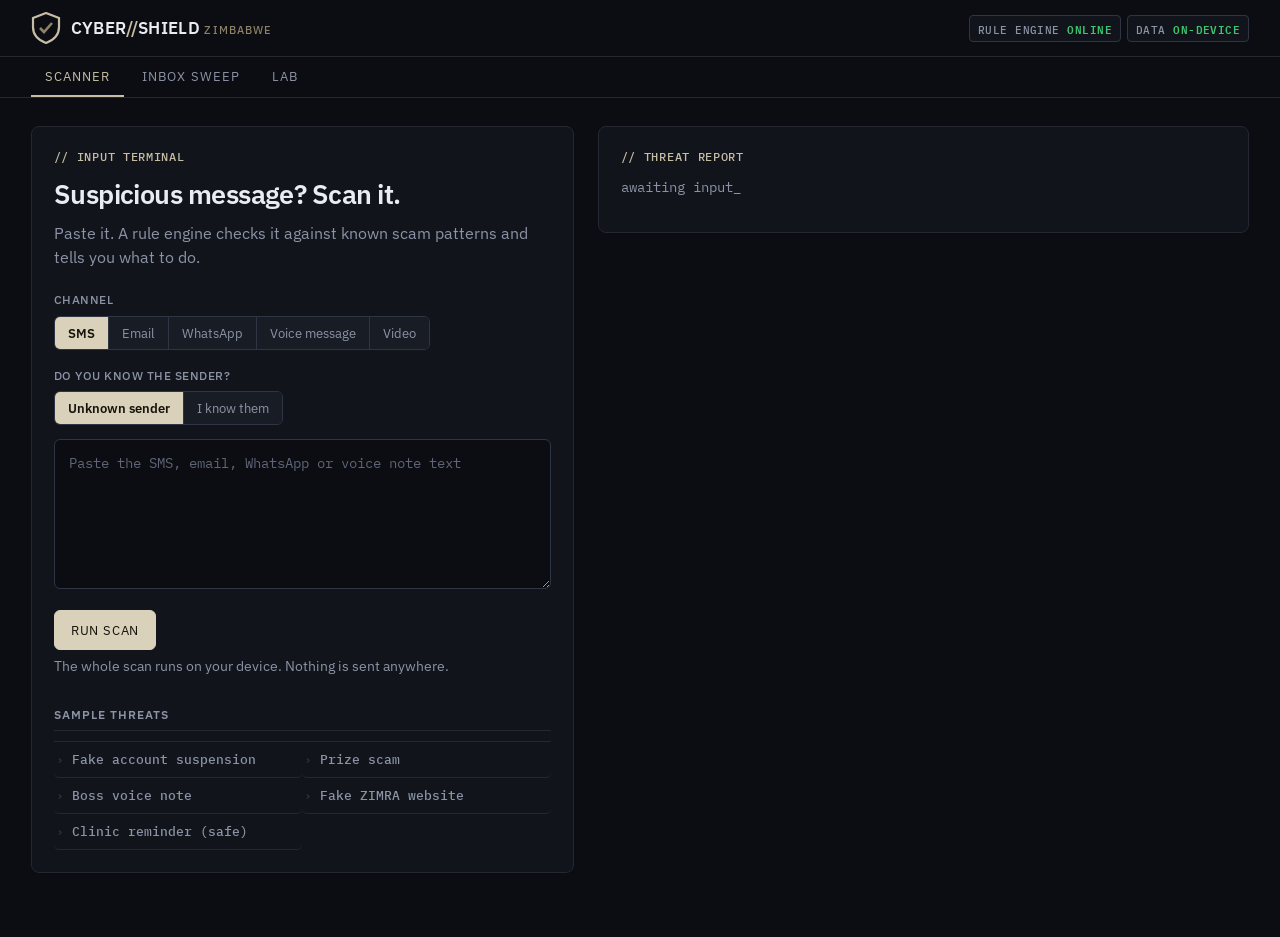
<file: index.html>
<!DOCTYPE html>
<html lang="en">
<head>
  <meta charset="utf-8">
  <meta name="viewport" content="width=device-width, initial-scale=1, viewport-fit=cover">
  <title>Cyber Shield Zimbabwe</title>
  <meta name="description" content="Paste a suspicious SMS, email, WhatsApp message or voice note and get a verdict, the evidence behind it, and an incident report. Works offline.">
  <meta name="theme-color" content="#0b0d12">
  <meta name="color-scheme" content="dark">
  <meta name="apple-mobile-web-app-capable" content="yes">
  <meta name="apple-mobile-web-app-title" content="Cyber Shield">
  <link rel="manifest" href="manifest.webmanifest">
  <link rel="icon" href="assets/icon-192.png" type="image/png">
  <link rel="apple-touch-icon" href="assets/apple-touch-icon.png">
  <link rel="stylesheet" href="https://fonts.googleapis.com/css2?family=IBM+Plex+Mono:wght@400;500;600&family=IBM+Plex+Sans:wght@400;500;600&display=swap">
  <link rel="stylesheet" href="css/styles.css">
</head>
<body>
  <div id="err"></div>

  <div class="hdr">
    <header class="top">
      <div class="brand">
        <svg width="30" height="32" viewBox="0 0 30 32" aria-hidden="true">
          <path d="M15 1 2 6v9c0 8 5 13 13 16 8-3 13-8 13-16V6z" fill="none" stroke="var(--acc-tx)" stroke-width="2.2"/>
          <path d="M9 16l4 4 8-9" stroke="var(--acc2)" stroke-width="2.6" fill="none"/>
        </svg>
        <span>CYBER<em>//</em>SHIELD <small>ZIMBABWE</small></span>
      </div>
      <div class="chips" id="chips">
        <span class="chip">Rule engine <b>online</b></span>
        <span class="chip">Data <b>on-device</b></span>
      </div>
    </header>

    <nav id="nav">
      <button data-v="check" aria-current="true">Scanner</button>
      <button data-v="inbox">Inbox sweep</button>
      <button data-v="proof">Lab</button>
    </nav>
  </div>

  <main>
    <!-- ------------------------------ scanner -->
    <section class="view" id="v-check">
      <div class="grid">
        <div class="panel">
          <p class="tag">// INPUT TERMINAL</p>
          <h1>Suspicious message? Scan it.</h1>
          <p class="lead">Paste it. A rule engine checks it against known scam patterns and tells you what to do.</p>

          <label>Channel</label>
          <div class="seg" id="chs"></div>

          <label>Do you know the sender?</label>
          <div class="seg" id="srs"></div>

          <textarea id="t" aria-label="Message to scan" placeholder="Paste the SMS, email, WhatsApp or voice note text"></textarea>

          <div class="actions">
            <button class="pri" id="go">RUN SCAN</button>
          </div>

          <p class="meta">The whole scan runs on your device. Nothing is sent anywhere.</p>

          <h3>Sample threats</h3>
          <div class="samples" id="ex"></div>
        </div>

        <div class="panel" id="out">
          <p class="tag">// THREAT REPORT</p>
          <p class="empty">awaiting input</p>
        </div>
      </div>
    </section>

    <!-- ------------------------------ inbox sweep -->
    <section class="view" id="v-inbox" hidden>
      <div class="panel">
        <p class="tag">// INBOX SWEEP</p>
        <h1>Sweep a whole inbox</h1>
        <p class="lead">For schools, clinics and small businesses. One message per line, riskiest first.</p>

        <textarea id="bulk" aria-label="Messages, one per line" placeholder="One message per line"></textarea>

        <div class="actions">
          <button class="pri" id="sweep">SWEEP</button>
          <button class="sec" id="bulkSample">LOAD SAMPLE INBOX</button>
        </div>

        <div id="tr"></div>
      </div>
    </section>

    <!-- ------------------------------ lab -->
    <section class="view" id="v-proof" hidden>
      <div class="lab-grid">
        <div class="panel lab-head">
          <p class="tag">// LAB</p>
          <h1>Prove it works</h1>
          <p class="lead">Four benches, all runnable on this machine, offline. Every figure below is produced by the same code path a live scan uses.</p>
          <ul class="lab-notes">
            <li>Benches <b>01</b> and <b>02</b> run themselves when you open this tab.</li>
            <li>Bench <b>03</b> attacks the engine with a corpus it was never tuned against.</li>
            <li>Bench <b>04</b> scores any CSV in the same column format.</li>
          </ul>
        </div>

        <section class="panel bench">
          <p class="bench-no">Bench 01</p>
          <h2>Disguised scams</h2>
          <p class="meta">Slang, numbers swapped for letters, fake lookalike websites. The engine has to normalise wording before it can match a rule.</p>
          <div class="actions">
            <button class="sec" id="stress">RUN TEST</button>
          </div>
          <div class="bench-out" id="so"></div>
        </section>

        <section class="panel bench">
          <p class="bench-no">Bench 02</p>
          <h2>Self-evaluation on the official set</h2>
          <p class="meta">All 100 rows released by NUST, scored locally through the same <span class="mono">analyse()</span> a live scan calls.</p>
          <div class="actions">
            <button class="sec" id="eval">RUN SELF-EVALUATION</button>
          </div>
          <div class="bench-out" id="eo"></div>
        </section>

        <section class="panel bench">
          <p class="bench-no">Bench 03</p>
          <h2>Red team: scams it was not tuned on</h2>
          <p class="meta">A corpus the engine was never tuned against: fresh angles on the same tactics, plus near-misses that a careless engine would flag. Any miss here is a real gap, not a bad label.</p>
          <div class="actions">
            <button class="pri" id="rt">LAUNCH RED TEAM</button>
          </div>
          <div class="bench-out" id="rto"></div>
        </section>

        <section class="panel bench bench-wide">
          <p class="bench-no">Bench 04</p>
          <h2>Your own dataset</h2>
          <p class="meta">CSV with content, channel, threat_label, risk_level. The file is read in the browser and never uploaded.</p>
          <input type="file" id="f" accept=".csv">
          <div class="bench-out" id="bo"></div>
        </section>
      </div>
    </section>
  </main>

  <script src="js/engine.js"></script>
  <script src="js/dataset.js"></script>
  <script src="js/app.js"></script>
</body>
</html>
</file>
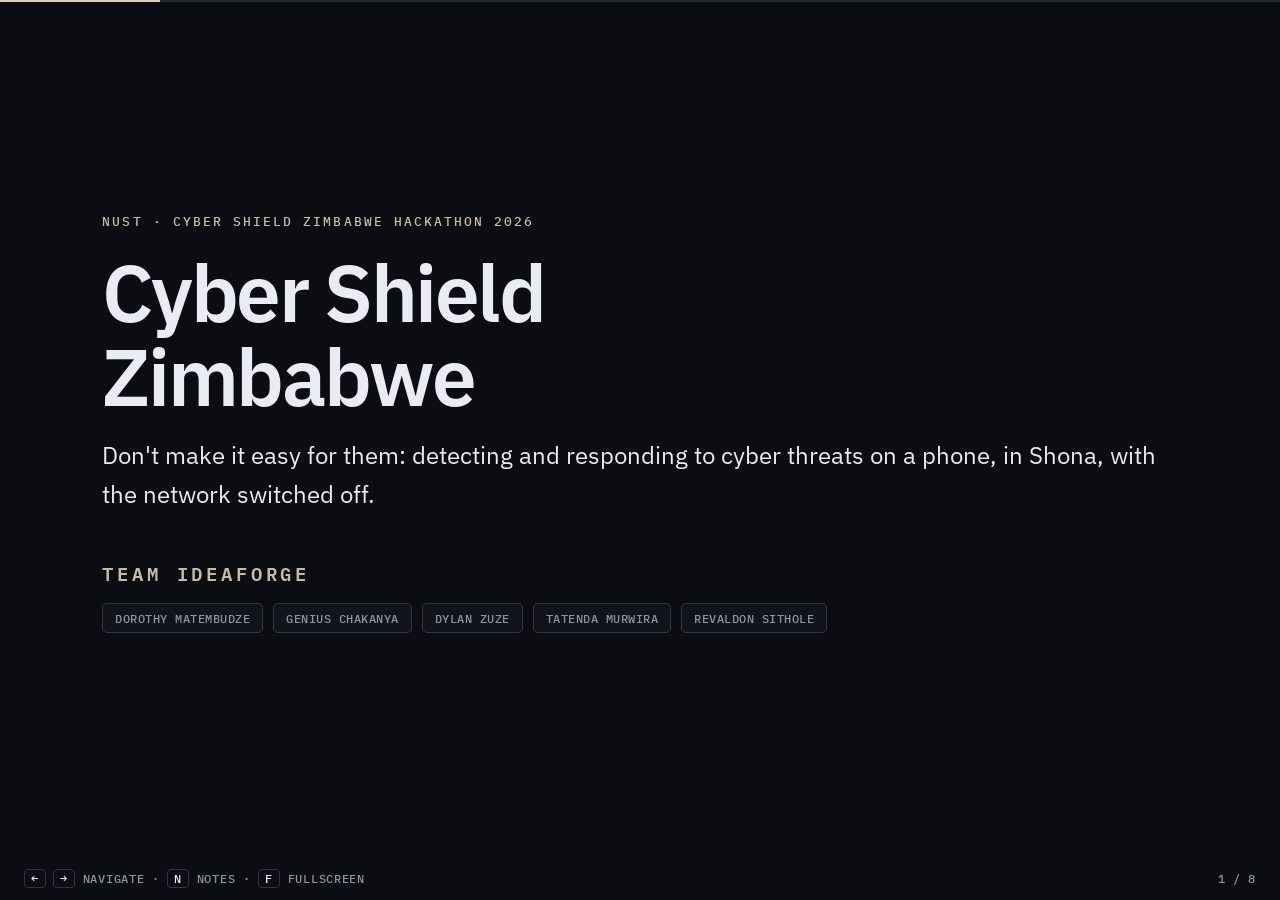
<file: slides.html>
<!DOCTYPE html>
<html lang="en">
<head>
<meta charset="utf-8">
<meta name="viewport" content="width=device-width, initial-scale=1">
<title>Cyber Shield Zimbabwe — presentation</title>
<meta name="theme-color" content="#0b0d12">
<link rel="icon" href="assets/icon-192.png" type="image/png">
<link rel="stylesheet" href="https://fonts.googleapis.com/css2?family=IBM+Plex+Mono:wght@400;500;600&family=IBM+Plex+Sans:wght@400;500;600&display=swap">
<style>
:root {
  --bg: #0b0d12;
  --pan: #11141b;
  --pan2: #181c25;
  --line: #232833;
  --line2: #2f3543;
  --ink: #e9ecf2;
  --mut: #8b93a5;
  --acc: #d9d1ba;
  --acc-hi: #eae3cf;
  --on-acc: #16130c;
  --acc-tx: #c6bda4;
  --acc2: #8d8168;
  --yl: #d9a92c;
  --rd: #f2636f;
  --gn: #3ec46e;
  --sans: 'IBM Plex Sans', system-ui, -apple-system, 'Segoe UI', sans-serif;
  --mono: 'IBM Plex Mono', ui-monospace, Menlo, monospace;
  box-sizing: border-box;
}

* { box-sizing: border-box; }

html, body {
  height: 100%;
  margin: 0;
  background: var(--bg);
  color: var(--ink);
  font-family: var(--sans);
  -webkit-font-smoothing: antialiased;
  overflow: hidden;
}

/* --------------------------------- deck chrome */
.bar {
  position: fixed;
  inset: 0 0 auto 0;
  height: 2px;
  background: var(--line);
  z-index: 5;
}

.bar i {
  display: block;
  height: 100%;
  width: 0;
  background: var(--acc);
  transition: width .25s ease;
}

.hud {
  position: fixed;
  inset: auto 0 0 0;
  display: flex;
  justify-content: space-between;
  align-items: center;
  gap: 16px;
  padding: 14px 24px;
  font: 500 .72rem var(--mono);
  letter-spacing: .06em;
  text-transform: uppercase;
  color: var(--mut);
  z-index: 5;
}

.hud kbd {
  font: inherit;
  border: 1px solid var(--line2);
  border-radius: 4px;
  padding: 1px 6px;
  color: var(--ink);
}

/* --------------------------------- slides */
.deck { height: 100%; }

.slide {
  position: absolute;
  inset: 0;
  display: none;
  flex-direction: column;
  justify-content: center;
  padding: 6vh 8vw 12vh;
}

.slide.on { display: flex; }

.eyebrow {
  font: 500 .8rem var(--mono);
  letter-spacing: .16em;
  text-transform: uppercase;
  color: var(--acc-tx);
  margin: 0 0 20px;
}

h1 {
  font-size: clamp(2.4rem, 6.5vw, 5rem);
  line-height: 1.05;
  letter-spacing: -.03em;
  font-weight: 600;
  margin: 0 0 18px;
}

h2 {
  font-size: clamp(1.7rem, 3.6vw, 2.8rem);
  line-height: 1.15;
  letter-spacing: -.02em;
  font-weight: 600;
  margin: 0 0 22px;
}

p {
  font-size: clamp(1rem, 1.6vw, 1.3rem);
  line-height: 1.6;
  color: var(--mut);
  max-width: 46em;
  margin: 0 0 16px;
}

p strong, li strong { color: var(--ink); font-weight: 600; }

ul {
  margin: 0;
  padding: 0;
  list-style: none;
  max-width: 46em;
}

li {
  position: relative;
  padding: 9px 0 9px 26px;
  font-size: clamp(.95rem, 1.45vw, 1.15rem);
  line-height: 1.55;
  color: var(--mut);
  border-bottom: 1px solid var(--line);
}

li::before {
  content: '';
  position: absolute;
  left: 4px;
  top: 20px;
  width: 7px;
  height: 7px;
  border-radius: 2px;
  background: var(--acc2);
}

.lede { font-size: clamp(1.05rem, 1.9vw, 1.5rem); color: var(--ink); }

.foot {
  margin-top: 26px;
  font: 500 .8rem var(--mono);
  letter-spacing: .06em;
  text-transform: uppercase;
  color: var(--mut);
}

.teamname {
  font: 600 clamp(.95rem, 1.5vw, 1.2rem) var(--mono);
  letter-spacing: .2em;
  text-transform: uppercase;
  color: var(--acc-tx);
  margin: 30px 0 0;
}

.team {
  display: flex;
  gap: 10px;
  flex-wrap: wrap;
  margin-top: 14px;
}

.team span {
  font: 500 .78rem var(--mono);
  letter-spacing: .04em;
  text-transform: uppercase;
  border: 1px solid var(--line2);
  border-radius: 5px;
  padding: 6px 12px;
  color: var(--mut);
  background: var(--pan);
}

/* --------------------------------- figures */
.nums {
  display: grid;
  grid-template-columns: repeat(auto-fit, minmax(190px, 1fr));
  gap: 18px;
  margin-top: 8px;
}

.num {
  border: 1px solid var(--line);
  border-radius: 10px;
  background: var(--pan);
  padding: 22px;
}

.num b {
  display: block;
  font: 600 clamp(1.9rem, 4vw, 3rem) var(--sans);
  letter-spacing: -.03em;
  color: var(--acc-tx);
  line-height: 1;
  margin-bottom: 10px;
}

.num span {
  font-size: .9rem;
  color: var(--mut);
  line-height: 1.45;
  display: block;
}

.num.good b { color: var(--gn); }
.num.warn b { color: var(--yl); }

table {
  border-collapse: collapse;
  width: 100%;
  max-width: 1000px;
  font-size: clamp(.85rem, 1.15vw, 1rem);
  margin-top: 6px;
}

td, th {
  text-align: left;
  padding: 11px 14px;
  border-bottom: 1px solid var(--line);
}

th {
  font: 500 .74rem var(--mono);
  letter-spacing: .08em;
  text-transform: uppercase;
  color: var(--mut);
}

td.ok { color: var(--gn); font-weight: 600; }
td.part { color: var(--yl); font-weight: 600; }

.cols {
  display: grid;
  grid-template-columns: repeat(auto-fit, minmax(240px, 1fr));
  gap: 20px;
  max-width: 1100px;
}

.card {
  border: 1px solid var(--line);
  border-radius: 10px;
  background: var(--pan);
  padding: 20px;
}

.card h3 {
  font: 500 .76rem var(--mono);
  letter-spacing: .1em;
  text-transform: uppercase;
  color: var(--acc2);
  margin: 0 0 12px;
}

.card p { font-size: .95rem; margin: 0; }

.shot {
  border: 1px solid var(--line2);
  border-radius: 8px;
  background: var(--bg);
  padding: 16px 18px;
  font: 500 .85rem/1.7 var(--mono);
  color: var(--mut);
  margin-top: 6px;
}

.shot em { color: var(--acc-tx); font-style: normal; }
.shot i { color: var(--acc2); font-style: normal; }

/* --------------------------------- speaker notes */
.notes {
  display: none;
  position: fixed;
  inset: auto 0 0 0;
  max-height: 42vh;
  overflow: auto;
  padding: 22px 24px 26px;
  background: var(--pan2);
  border-top: 1px solid var(--line2);
  font-size: .95rem;
  line-height: 1.6;
  color: var(--mut);
  z-index: 6;
}

body.notes .notes { display: block; }
body.notes .hud { display: none; }
body.notes .slide { padding-bottom: 46vh; }

.notes h4 {
  font: 500 .72rem var(--mono);
  letter-spacing: .12em;
  text-transform: uppercase;
  color: var(--acc-tx);
  margin: 0 0 10px;
}

.notes p { font-size: .95rem; margin: 0 0 8px; }

@media print {
  html, body { overflow: visible; height: auto; background: #fff; color: #000; }
  .bar, .hud, .notes { display: none !important; }
  .deck { height: auto; }
  .slide {
    position: static;
    display: flex !important;
    page-break-after: always;
    min-height: 100vh;
    padding: 6vh 8vw;
  }
  p, li, .card p, td { color: #222; }
  h1, h2, li strong { color: #000; }
  .num, .card, .shot, table { border-color: #ccc; background: #fff; }
}
</style>
</head>
<body>

<div class="bar"><i id="bar"></i></div>

<main class="deck">

  <!-- 1 -->
  <section class="slide on">
    <p class="eyebrow">NUST · Cyber Shield Zimbabwe Hackathon 2026</p>
    <h1>Cyber&nbsp;Shield<br>Zimbabwe</h1>
    <p class="lede">Don't make it easy for them: detecting and responding to cyber threats
      on a phone, in Shona, with the network switched off.</p>
    <p class="teamname">Team IdeaForge</p>
    <div class="team">
      <span>Dorothy Matembudze</span>
      <span>Genius Chakanya</span>
      <span>Dylan Zuze</span>
      <span>Tatenda Murwira</span>
      <span>Revaldon Sithole</span>
    </div>
  </section>

  <!-- 2 -->
  <section class="slide">
    <p class="eyebrow">The problem</p>
    <h2>The scam is not in English</h2>
    <ul>
      <li>It arrives as a <strong>voice note from the boss</strong> asking for money urgently, or a
        <strong>WhatsApp message in Shona slang</strong>.</li>
      <li>The usual phishing filters are written for Western email, need a <strong>subscription</strong>,
        and need the <strong>cloud</strong> — the one thing a parent will not have when it matters.</li>
      <li>The cost of a wrong answer is not an inconvenience. It is someone's EcoCash balance.</li>
      <li>The question is not <em>"is this phishing"</em>. It is <strong>"what do I do in the next
        five minutes"</strong>.</li>
    </ul>
    <p class="foot">Target: the ordinary citizen. Also schools, clinics and small businesses.</p>
  </section>

  <!-- 3 -->
  <section class="slide">
    <p class="eyebrow">How it works</p>
    <h2>A verdict you can argue with</h2>
    <div class="cols">
      <div class="card">
        <h3>01 · Read</h3>
        <p>Normalise Unicode, strip zero-width characters, expand chat shorthand
          (<em>ur</em> → your), undo leetspeak (<em>p1n</em> → pin, <em>acc0unt</em> → account).</p>
      </div>
      <div class="card">
        <h3>02 · Weigh</h3>
        <p>28 weighted patterns score five threat classes, so the class with the most
          <strong>independent evidence</strong> wins — not whichever rule fired first.</p>
      </div>
      <div class="card">
        <h3>03 · Resolve</h3>
        <p>Every URL is checked against 11 real Zimbabwean domains for impersonation,
          misspelling and lookalike subdomains.</p>
      </div>
      <div class="card">
        <h3>04 · Explain</h3>
        <p>Signals sum to a risk score out of 10, and each one reports the exact words that
          triggered it — highlighted in the original message.</p>
      </div>
    </div>
    <p class="foot">Deterministic. Inspectable. No model to download, no black box to trust.</p>
  </section>

  <!-- 4 -->
  <section class="slide">
    <p class="eyebrow">Innovation 01</p>
    <h2>The scan ends at a report, not a verdict</h2>
    <div class="cols">
      <div class="card">
        <h3>Reference</h3>
        <p><em>CS-ZW-1WMAXAO</em> — a content fingerprint, so the same message always
          produces the same reference and the case can be shown twice without changing.</p>
      </div>
      <div class="card">
        <h3>Checklist</h3>
        <p>Not "be careful". Concrete steps per threat: call the number inside your own app,
          lock your mobile money if an OTP leaked.</p>
      </div>
      <div class="card">
        <h3>Export</h3>
        <p>Plain text for the bank, JSON as an evidence bundle, Web Share with a WhatsApp
          hand-off. Generated in the browser — <strong>no server</strong>.</p>
      </div>
    </div>
    <div class="shot">
      CYBER INCIDENT REPORT<br>
      Reference: <em>CS-ZW-1WMAXAO</em><br>
      Threat: Dangerous link or file · Risk: High · Score: 9.0 / 10<br>
      Signals detected:<br>
      &nbsp;&nbsp;1. Contains a web link<br>
      &nbsp;&nbsp;2. Asks you to log in<br>
      &nbsp;&nbsp;3. Pretends to be zimra but the real site is zimra.co.zw<br>
      Recommended action:<br>
      &nbsp;&nbsp;Do not open the link or file. Delete it and warn others.
    </div>
  </section>

  <!-- 5 -->
  <section class="slide">
    <p class="eyebrow">Innovation 02</p>
    <h2>Local language, and no network required</h2>
    <div class="cols">
      <div class="card">
        <h3>Guidance in 3 languages</h3>
        <p>English, Shona and Ndebele for every threat class and every benign verdict,
          <strong>bundled in the app</strong>. Not machine translated at scan time.</p>
      </div>
      <div class="card">
        <h3>Detection in 2 languages</h3>
        <p>11 rules catch Shona and Ndebele requests — <em>ndiudze mharidzo</em>,
          <em>chikomo chako</em>, <em>ngicela ikhasi</em>, <em>iphini yami</em>.
          Split so money asks score as financial and PIN asks as identity.</p>
      </div>
      <div class="card">
        <h3>Installable, offline</h3>
        <p>Service-worker app shell. Load once, then it opens with the network off.
          67&nbsp;KB of code, no build step, no dependencies.</p>
      </div>
    </div>
    <p class="foot">An English-only engine cannot catch the message your aunty actually receives.</p>
  </section>

  <!-- 6 -->
  <section class="slide">
    <p class="eyebrow">Evidence</p>
    <h2>We scored ourselves first</h2>
    <div class="nums">
      <div class="num good">
        <b>100.0%</b>
        <span>threat accuracy on all 100 rows of the NUST training dataset</span>
      </div>
      <div class="num warn">
        <b>92.0%</b>
        <span>risk-level accuracy. All 8 misses are the same message repeated, and the
          threat type is still correct on it</span>
      </div>
      <div class="num good">
        <b>0</b>
        <span>benign messages wrongly flagged as threats</span>
      </div>
      <div class="num">
        <b>10/10</b>
        <span>disguised scam set — slang, leetspeak, lookalike domains</span>
      </div>
    </div>
    <p class="foot">Reproducible in the app: open the Lab tab. It scores itself on load.</p>
  </section>

  <!-- 7 -->
  <section class="slide">
    <p class="eyebrow">Red team</p>
    <h2>Then we attacked ourselves</h2>
    <p>21 fresh Zimbabwean scams the engine was <strong>never tuned against</strong> — SMS
      slang, leetspeak, lookalike bank domains, a fake Ministry of Health allowance,
      boss voice-note transcripts. It catches <strong>18</strong>.</p>
    <table>
      <tr><th>The three it misses</th><th>Why</th></tr>
      <tr><td>A voice note carrying only a pre-agreed code word</td><td>No text rule can see it. This is the argument for a family code word.</td></tr>
      <tr><td>Two on the phishing / malicious-link boundary</td><td>The weight of the URL tips the class either way. A judgement call, not a bug.</td></tr>
    </table>
    <p class="foot">Those three are in the app on purpose. Naming your own limits is the point.</p>
  </section>

  <!-- 8 -->
  <section class="slide">
    <p class="eyebrow">Where it goes next</p>
    <h2>What we know is missing</h2>
    <ul>
      <li><strong>Full Shona and Ndebele prose.</strong> Today we match request phrases,
        not whole sentences.</li>
      <li><strong>URL reputation and number intelligence.</strong> Both need a live service,
        and both would break the offline guarantee. Deliberate trade-off.</li>
      <li><strong>A code-word checker.</strong> The one thing our own red team beat us on.</li>
      <li><strong>Training on your own data.</strong> The Lab already scores any CSV with
        <em>content, channel, threat_label, risk_level</em>.</li>
    </ul>
    <p class="foot">Four files. No build step. Open index.html — that is the install.</p>
  </section>

</main>

<div class="hud">
  <span><kbd>←</kbd> <kbd>→</kbd> navigate · <kbd>n</kbd> notes · <kbd>f</kbd> fullscreen</span>
  <span id="count">1 / 8</span>
</div>

<div class="notes" id="notes">
  <h4>Speaker notes</h4>
  <div id="notesBody"></div>
</div>

<script>
const NOTES = [
  'Open on the title for two seconds and move. Do not read the slide. Say: "Cyber Shield Zimbabwe — we built a threat triage tool that runs entirely on a phone, in Shona, with the network off." Then go straight to the problem.',

  'The strongest line here is the last one: the question is not "is this phishing", it is "what do I do in the next five minutes". That reframing is what the rest of the product is built around. Land it and move on.',

  'Do not read all four cards. Say: "Four steps. It normalises the tricks, weighs 28 patterns across five threat classes, resolves every URL against 11 real Zimbabwean domains, and then tells you the exact words that gave it away." Emphasise independent evidence — that is why it is not a keyword list.',

  'This is the innovation you demo live. Run the Fake ZIMRA sample first so the reference on screen is CS-ZW-1WMAXAO. Show the reference number, then the checklist, then click Evidence .json once so they see the file land. The line that lands: "a content fingerprint, so the same message always produces the same reference."',

  'The differentiator versus every other team. Say plainly: guidance in three languages is translation; eleven detection rules in two languages is localisation. An English-only engine cannot catch the message your aunty actually receives.',

  'Point at each figure. On 92%, do not rush past it — pre-empt it: "I will come back to that one." Land on the last line: it reproduces itself, open the Lab tab, it scores itself on load. If they ask to test on unseen data, Bench 04 takes their CSV and prints the accuracy on screen.',

  'The credibility slide. Name all three misses out loud. The code-word one is the strongest story in the deck: it is the exact thing the engine cannot do, and it is why we tell people to agree a family code word.',

  'Only if there is time. If you are running long, skip to a close. Never claim completeness — the brief says they are not looking for a complex platform, they are looking for something practical that works.'
];

const slides = [...document.querySelectorAll('.slide')];
const bar = document.getElementById('bar');
const count = document.getElementById('count');
const notesBody = document.getElementById('notesBody');
let i = 0;

function show(n) {
  i = Math.max(0, Math.min(slides.length - 1, n));
  slides.forEach((s, j) => s.classList.toggle('on', j === i));
  bar.style.width = ((i + 1) / slides.length) * 100 + '%';
  count.textContent = (i + 1) + ' / ' + slides.length;
  notesBody.innerHTML = '<p>' + NOTES[i] + '</p>';
  location.hash = i + 1;
}

document.addEventListener('keydown', (e) => {
  const k = e.key;
  if (k === 'ArrowRight' || k === 'PageDown' || k === ' ') { e.preventDefault(); show(i + 1); }
  else if (k === 'ArrowLeft' || k === 'PageUp') { e.preventDefault(); show(i - 1); }
  else if (k === 'Home') show(0);
  else if (k === 'End') show(slides.length - 1);
  else if (k === 'n' || k === 'N') document.body.classList.toggle('notes');
  else if (k === 'f' || k === 'F') {
    if (document.fullscreenElement) document.exitFullscreen();
    else document.documentElement.requestFullscreen();
  } else if (/^[1-8]$/.test(k)) show(+k - 1);
});

document.addEventListener('click', (e) => {
  if (e.target.closest('a')) return;
  show(e.clientX < window.innerWidth * 0.25 ? i - 1 : i + 1);
});

show(Math.max(0, (+location.hash.slice(1) || 1) - 1));
</script>
</body>
</html>
</file>
<file: css/styles.css>
/* ------------------------------------------------------------------ *
 * Cyber Shield Zimbabwe - styles
 * ------------------------------------------------------------------ */

:root {
  /* Neutrals: graphite scale, no hue in the greys */
  --bg: #0b0d12;
  --pan: #11141b;
  --pan2: #181c25;
  --line: #232833;
  --line2: #2f3543;
  --ink: #e9ecf2;
  --mut: #8b93a5;

  /* Chrome is deliberately achromatic: cream and khaki only, no hue. That leaves
     red, amber and green to mean risk and nothing else, so a coloured pixel on
     screen is always information rather than decoration. */
  --acc: #d9d1ba;        /* cream fill for buttons and selected chips */
  --acc-hi: #eae3cf;     /* hover, one step lighter than --acc */
  --on-acc: #16130c;     /* text on any cream fill: 13.2:1, well past AAA */
  --acc-tx: #c6bda4;     /* cream for text and lines on the dark background */
  --acc2: #8d8168;       /* khaki, for small marks and underlines */

  /* Risk semantics only. Each has to clear 4.5:1 as text on --pan, so the
     red is lightened from a fire-engine hue to something readable. */
  --yl: #d9a92c;
  --rd: #f2636f;
  --gn: #3ec46e;

  box-sizing: border-box;
  padding-bottom: env(safe-area-inset-bottom, 0px);
  color-scheme: dark;
}

* {
  box-sizing: border-box;
}

body {
  margin: 0;
  background: var(--bg);
  color: var(--ink);
  font: 1rem/1.55 'IBM Plex Sans', system-ui, -apple-system, 'Segoe UI', sans-serif;
  -webkit-font-smoothing: antialiased;
}

h1, h2, h3 {
  margin: 0;
  font-weight: 600;
  letter-spacing: -.01em;
}

.mono {
  font-family: 'IBM Plex Mono', ui-monospace, 'SF Mono', Menlo, monospace;
}

a {
  color: var(--acc-tx);
}

/* --------------------------------- error banner */
#err {
  display: none;
  background: var(--rd);
  color: #fff;
  padding: 9px 20px;
  font: 500 .85rem 'IBM Plex Mono', monospace;
}

/* --------------------------------- sticky header */
.hdr {
  position: sticky;
  top: 0;
  z-index: 20;
  background: var(--bg);
  padding-top: env(safe-area-inset-top, 0px);
  border-bottom: 1px solid var(--line);
}

/* Both header rows track main's box exactly, so the brand, the tabs and the
   content stay on one left edge at any width. */
.top,
nav {
  width: 100%;
  max-width: 1680px;
  margin: 0 auto;
  padding-left: clamp(14px, 2.4vw, 44px);
  padding-right: clamp(14px, 2.4vw, 44px);
}

.top {
  display: flex;
  align-items: center;
  justify-content: space-between;
  gap: 16px;
  flex-wrap: wrap;
  padding-top: 12px;
  padding-bottom: 12px;
  border-bottom: 1px solid var(--line);
}

.brand {
  display: flex;
  align-items: center;
  gap: 10px;
  font-weight: 600;
  font-size: 1.05rem;
  letter-spacing: .02em;
}

.brand em {
  font-style: normal;
  color: var(--acc-tx);
}

.brand small {
  color: var(--acc2);
  font-size: .7rem;
  font-weight: 500;
  letter-spacing: .1em;
  text-transform: uppercase;
}

.chips {
  display: flex;
  gap: 6px;
  flex-wrap: wrap;
}

.chip {
  font: 500 .7rem 'IBM Plex Mono', monospace;
  letter-spacing: .04em;
  text-transform: uppercase;
  border: 1px solid var(--line2);
  border-radius: 4px;
  padding: 3px 8px;
  color: var(--mut);
  background: var(--pan);
  white-space: nowrap;
}

.chip b {
  color: var(--gn);
  font-weight: 600;
}

/* Offline is a bonus, not a warning, so it stays out of the risk colours. */
.chip.offline-chip b {
  color: var(--acc-tx);
}



.chip.install {
  cursor: pointer;
  color: var(--acc-tx);
  border-color: var(--acc-tx);
  font: 600 .7rem 'IBM Plex Mono', monospace;
  letter-spacing: .04em;
  text-transform: uppercase;
}

.chip.install:hover {
  background: var(--pan2);
}

/* --------------------------------- tabs */
nav {
  display: flex;
  gap: 4px;
}

nav button {
  background: none;
  border: 0;
  border-bottom: 2px solid transparent;
  padding: 10px 14px;
  font: 600 .8rem inherit;
  font-family: inherit;
  letter-spacing: .08em;
  text-transform: uppercase;
  color: var(--mut);
  cursor: pointer;
  transition: color .12s, border-color .12s;
}

nav button:hover {
  color: var(--ink);
}

nav button[aria-current='true'] {
  color: var(--acc-tx);
  border-bottom-color: var(--acc-tx);
}

/* --------------------------------- layout */
main {
  max-width: 1680px;
  margin: 0 auto;
  padding: 28px clamp(14px, 2.4vw, 44px) 64px;
}

.grid {
  display: grid;
  grid-template-columns: minmax(0, 5fr) minmax(0, 6fr);
  gap: 24px;
  align-items: start;
}

/* Lab: three benches per row on desktop, the wide one taking the full row
   below. Fixed 3 tracks instead of auto-fit so the bench count per row stays
   stable instead of growing a 4th column on wide screens. */
.lab-grid {
  display: grid;
  grid-template-columns: repeat(3, minmax(0, 1fr));
  gap: 20px;
  align-items: start;
}

.lab-head {
  grid-column: 1 / -1;
}

/* Bench 04 is a file drop, not a score table, so it gets the whole row. */
.bench-wide {
  grid-column: 1 / -1;
}

.lab-notes {
  margin: 0;
  padding: 0;
  list-style: none;
  display: grid;
  gap: 4px 18px;
  font-size: .85rem;
  color: var(--mut);
}

.lab-notes b {
  font: 600 .72rem 'IBM Plex Mono', monospace;
  color: var(--acc2);
}

/* Each bench reads as a card: index, title, one line of why it exists. */
.bench-no {
  font: 500 .72rem 'IBM Plex Mono', monospace;
  letter-spacing: .06em;
  text-transform: uppercase;
  color: var(--acc2);
  margin: 0 0 4px;
}

/* h2 inside a bench, so it does not pick up the h1 display size. */
.bench h2 {
  font-size: .95rem;
  line-height: 1.35;
  letter-spacing: -.005em;
  color: var(--ink);
  margin: 0;
}

.bench .meta {
  margin: 8px 0 0;
}

/* Output sits under the button. A narrow bench would otherwise crush the
   result tables, so the block scrolls sideways instead of squashing columns. */
.bench-out {
  margin-top: 16px;
  overflow-x: auto;
}

/* Passing rows and class breakdowns live here. Keeps the lab scannable:
   the score and any misses are always on screen, the rest is one click away. */
.more {
  margin-top: 14px;
  border-top: 1px solid var(--line);
}

.more > summary {
  padding: 9px 2px;
  font: 500 .78rem 'IBM Plex Mono', monospace;
  letter-spacing: .04em;
  color: var(--mut);
  cursor: pointer;
  list-style: none;
  user-select: none;
}

.more > summary::-webkit-details-marker {
  display: none;
}

/* Disclosure chevron, drawn as a character so it needs no extra markup. */
.more > summary::before {
  content: '+ ';
  color: var(--acc2);
}

.more[open] > summary::before {
  content: '\2212\00a0';
}

.more > summary:hover {
  color: var(--acc-tx);
}

.more > summary:focus-visible {
  outline: 2px solid var(--acc-tx);
  outline-offset: 2px;
}

/* Sub-headings the results inject (h3) are section breaks inside a card, not
   the full-width dividers used in the scanner panel, so tighten them. */
.bench-out h3 {
  font-size: .68rem;
  margin: 20px 0 4px;
  padding-bottom: 4px;
}

.bench-out .bignum {
  font-size: 1.6rem;
  margin-top: 0;
}

.bench-wide input[type='file'] {
  margin-top: 16px;
}

.view[hidden] {
  display: none;
}

@media (max-width: 1280px) {
  .lab-grid {
    grid-template-columns: repeat(2, minmax(0, 1fr));
  }
}

@media (max-width: 980px) {
  .grid {
    grid-template-columns: 1fr;
  }

  .lab-grid {
    grid-template-columns: 1fr;
  }

  main {
    padding-top: 20px;
  }
}

/* Big displays: grow the base size so the whole interface scales up
   instead of stranding a small layout in the middle of the screen. */
@media (min-width: 1440px) {
  :root {
    font-size: 17px;
  }

  .grid {
    gap: 26px;
  }
}

@media (min-width: 1800px) {
  :root {
    font-size: 19px;
  }

  .grid {
    grid-template-columns: minmax(0, 4.6fr) minmax(0, 6fr);
  }
}

@media (min-width: 2400px) {
  :root {
    font-size: 23px;
  }

  main,
  .top,
  nav {
    max-width: 2100px;
  }
}

/* Result rows and sample cases get denser columns when there is room,
   which is most of the scrolling on a laptop. */
@media (min-width: 1180px) {
  .samples {
    display: grid;
    grid-template-columns: repeat(auto-fit, minmax(min(230px, 100%), 1fr));
    border-top: 0;
  }

  .samples button {
    border: 1px solid var(--line);
    border-radius: 5px;
    padding: 9px 10px;
  }

  .samples button:hover {
    background: var(--pan2);
    border-color: var(--line2);
  }

  .finds {
    display: grid;
    grid-template-columns: repeat(auto-fit, minmax(min(280px, 100%), 1fr));
    gap: 2px 10px;
  }
}

/* --------------------------------- panels */
.panel {
  background: var(--pan);
  border: 1px solid var(--line);
  border-radius: 8px;
  padding: 22px;
  transition: border-color .15s;
}

.panel:hover {
  border-color: var(--line2);
}

/* --------------------------------- motion */
/* Short, single pass, and only on entry. Enough to feel alive, not enough
   to distract from the verdict. */
@keyframes rise {
  from {
    opacity: 0;
    transform: translateY(9px);
  }
}

.view:not([hidden]) > .grid > .panel,
.view:not([hidden]) > .lab-grid > .panel,
.view:not([hidden]) > .panel {
  animation: rise .34s cubic-bezier(.22, .7, .3, 1) both;
}

.view:not([hidden]) > .lab-grid > .panel:nth-child(2) { animation-delay: .04s; }
.view:not([hidden]) > .lab-grid > .panel:nth-child(3) { animation-delay: .08s; }
.view:not([hidden]) > .lab-grid > .panel:nth-child(4) { animation-delay: .12s; }
.view:not([hidden]) > .lab-grid > .panel:nth-child(5) { animation-delay: .16s; }

.samples button,
.finds li {
  transition: background .13s, color .13s, border-color .13s;
}

.pri:active, .sec:active {
  transform: translateY(1px);
}

@media (prefers-reduced-motion: reduce) {
  *,
  *::before,
  *::after {
    animation-duration: .001ms !important;
    animation-iteration-count: 1 !important;
    transition-duration: .001ms !important;
  }
}

.tag {
  font: 500 .72rem 'IBM Plex Mono', monospace;
  letter-spacing: .06em;
  text-transform: uppercase;
  color: var(--acc-tx);
  margin: 0 0 14px;
}

h1 {
  font-size: 1.7rem;
  line-height: 1.2;
  letter-spacing: -.02em;
}

h3 {
  font-size: .78rem;
  letter-spacing: .08em;
  text-transform: uppercase;
  color: var(--mut);
  margin: 28px 0 10px;
  padding-bottom: 6px;
  border-bottom: 1px solid var(--line);
}

.lead {
  color: var(--mut);
  margin: 10px 0 20px;
  max-width: 56ch;
}

.meta {
  color: var(--mut);
  font-size: .85rem;
  margin: 6px 0;
}

label {
  display: block;
  font-weight: 500;
  font-size: .78rem;
  letter-spacing: .04em;
  text-transform: uppercase;
  color: var(--mut);
  margin: 16px 0 6px;
}

/* --------------------------------- controls */
.seg {
  display: inline-flex;
  flex-wrap: wrap;
  border: 1px solid var(--line2);
  border-radius: 6px;
  overflow: hidden;
}

.seg button {
  border: 0;
  border-right: 1px solid var(--line2);
  background: var(--pan2);
  color: var(--mut);
  padding: 7px 13px;
  font: 500 .85rem inherit;
  font-family: inherit;
  cursor: pointer;
  transition: background .12s, color .12s;
}

.seg button:last-child {
  border-right: 0;
}

.seg button:hover {
  color: var(--ink);
}

.seg button[aria-pressed='true'] {
  background: var(--acc);
  color: var(--on-acc);
  font-weight: 600;
}

textarea {
  width: 100%;
  min-height: 150px;
  margin-top: 14px;
  padding: 12px 14px;
  border: 1px solid var(--line2);
  border-radius: 6px;
  background: var(--bg);
  color: var(--ink);
  font: .88rem/1.6 'IBM Plex Mono', monospace;
  resize: vertical;
}

textarea::placeholder {
  color: #5d6577;
}

input[type='file'] {
  display: block;
  margin-top: 12px;
  color: var(--mut);
  font-size: .85rem;
}

input[type='file']::file-selector-button {
  font: 600 .8rem inherit;
  font-family: inherit;
  letter-spacing: .04em;
  text-transform: uppercase;
  color: var(--ink);
  background: var(--pan2);
  border: 1px solid var(--line2);
  border-radius: 5px;
  padding: 7px 12px;
  margin-right: 12px;
  cursor: pointer;
}

button:focus-visible,
textarea:focus-visible,
input:focus-visible,
li:focus-visible,
a:focus-visible {
  outline: 2px solid var(--acc-tx);
  outline-offset: 2px;
}

.pri, .sec {
  font: 600 .8rem inherit;
  font-family: inherit;
  letter-spacing: .06em;
  text-transform: uppercase;
  padding: 10px 16px;
  border-radius: 6px;
  cursor: pointer;
  transition: background .12s, border-color .12s, opacity .12s;
}

/* Cream fill, so the label on top has to be the dark ink, not white. */
.pri {
  background: var(--acc);
  color: var(--on-acc);
  border: 1px solid var(--acc);
}

.pri:hover:not(:disabled) {
  background: var(--acc-hi);
  border-color: var(--acc-hi);
}

.sec {
  background: var(--pan2);
  color: var(--ink);
  border: 1px solid var(--line2);
}

.sec:hover {
  border-color: var(--acc-tx);
  color: var(--acc-tx);
}

.pri:disabled {
  opacity: .45;
  cursor: default;
}

.actions {
  display: flex;
  gap: 8px;
  flex-wrap: wrap;
  margin-top: 14px;
}

/* --------------------------------- sample threats */
.samples {
  border-top: 1px solid var(--line);
}

.samples button {
  display: block;
  width: 100%;
  text-align: left;
  background: none;
  border: 0;
  border-bottom: 1px solid var(--line);
  padding: 9px 2px;
  font: 500 .82rem 'IBM Plex Mono', monospace;
  color: var(--mut);
  cursor: pointer;
  transition: color .12s;
}

.samples button:hover {
  color: var(--acc-tx);
}

.samples button::before {
  content: '› ';
  color: var(--line2);
}

/* --------------------------------- progress log + empty state */
.empty {
  color: var(--mut);
  font: .85rem 'IBM Plex Mono', monospace;
}

.empty::after {
  content: '_';
  animation: bl 1s steps(1) infinite;
}

@keyframes bl {
  50% { opacity: 0; }
}

.log {
  font: .78rem/1.7 'IBM Plex Mono', monospace;
  color: var(--mut);
}

.log div::before {
  content: '· ';
  color: var(--acc2);
}

/* --------------------------------- verdict header */
.top2 {
  display: flex;
  gap: 20px;
  align-items: center;
  flex-wrap: wrap;
}

.gauge {
  width: 12.5rem;
  max-width: 100%;
  flex: none;
}

.arc {
  fill: none;
  stroke-width: 15;
  opacity: .2;
}

.arc.on {
  opacity: 1;
}

.needle {
  transform-origin: 100px 100px;
  transition: transform .9s cubic-bezier(.2, .9, .3, 1.2);
}

.vd h2 {
  font-size: 1.3rem;
  line-height: 1.25;
}

.lvl {
  font: 600 .75rem 'IBM Plex Mono', monospace;
  letter-spacing: .1em;
  text-transform: uppercase;
  margin: 0 0 6px;
}

.High { color: var(--rd); }
.Medium { color: var(--yl); }
.Low { color: var(--gn); }

/* --------------------------------- quoted message */
.msg {
  border: 1px solid var(--line2);
  border-left: 3px solid var(--acc2);
  border-radius: 0 6px 6px 0;
  background: var(--bg);
  padding: 12px 14px;
  font: .85rem/1.65 'IBM Plex Mono', monospace;
  white-space: pre-wrap;
  overflow-wrap: anywhere;
}

mark {
  background: var(--yl);
  color: #10131a;
  padding: 0 2px;
  border-radius: 2px;
}

mark.hot {
  outline: 2px solid var(--acc2);
  outline-offset: 1px;
}

mark sup {
  font-weight: 700;
  margin-left: 2px;
  font-size: .65em;
}

/* --------------------------------- signals list */
.finds {
  list-style: none;
  margin: 0;
  padding: 0;
}

.finds li {
  display: flex;
  gap: 10px;
  align-items: flex-start;
  padding: 8px;
  border-radius: 5px;
  cursor: default;
}

.finds li:hover {
  background: var(--pan2);
}

.finds b {
  flex: none;
  width: 20px;
  height: 20px;
  border-radius: 3px;
  background: var(--acc2);
  color: #06231f;
  font: 700 .72rem 'IBM Plex Mono', monospace;
  display: grid;
  place-items: center;
  margin-top: 1px;
}

.act {
  font-size: 1.05rem;
  font-weight: 500;
  margin: 0 0 12px;
  max-width: 54ch;
}

/* --------------------------------- incident card */
.card {
  border: 1px solid var(--line2);
  border-radius: 8px;
  background: var(--bg);
  overflow: hidden;
}

.cardhead {
  display: flex;
  align-items: center;
  justify-content: space-between;
  gap: 12px;
  flex-wrap: wrap;
  padding: 10px 14px;
  background: var(--pan2);
  border-bottom: 1px solid var(--line);
}

.ref {
  font: 600 .78rem 'IBM Plex Mono', monospace;
  letter-spacing: .06em;
  color: var(--acc-tx);
}

.cardbody {
  padding: 14px;
}

.facts {
  display: grid;
  grid-template-columns: max-content 1fr;
  gap: 4px 16px;
  margin: 0 0 14px;
  font-size: .84rem;
}

.facts dt {
  color: var(--mut);
}

.facts dd {
  margin: 0;
  font-weight: 500;
}

.steps {
  margin: 8px 0 0;
  padding-left: 20px;
  font-size: .88rem;
}

.steps li {
  margin-bottom: 5px;
}

/* --------------------------------- tables */
table {
  border-collapse: collapse;
  width: 100%;
  font-size: .85rem;
}

td, th {
  padding: 8px 10px;
  border-bottom: 1px solid var(--line);
  text-align: left;
  vertical-align: top;
}

th {
  color: var(--mut);
  font-weight: 500;
  font-size: .75rem;
  letter-spacing: .06em;
  text-transform: uppercase;
}

.bignum {
  font: 600 2rem 'IBM Plex Sans', system-ui, sans-serif;
  letter-spacing: -.02em;
  margin: 6px 0 4px;
  color: var(--acc-tx);
}

/* --------------------------------- print the incident card */
@media print {
  body {
    background: #fff;
    color: #000;
  }

  .hdr, #v-check > .grid > .panel:first-child, nav, #v-inbox, #v-proof, h3, .actions {
    display: none !important;
  }

  .panel, .card, .msg {
    border-color: #bbb;
    background: #fff;
  }

  .card {
    page-break-inside: avoid;
  }
}
</file>
